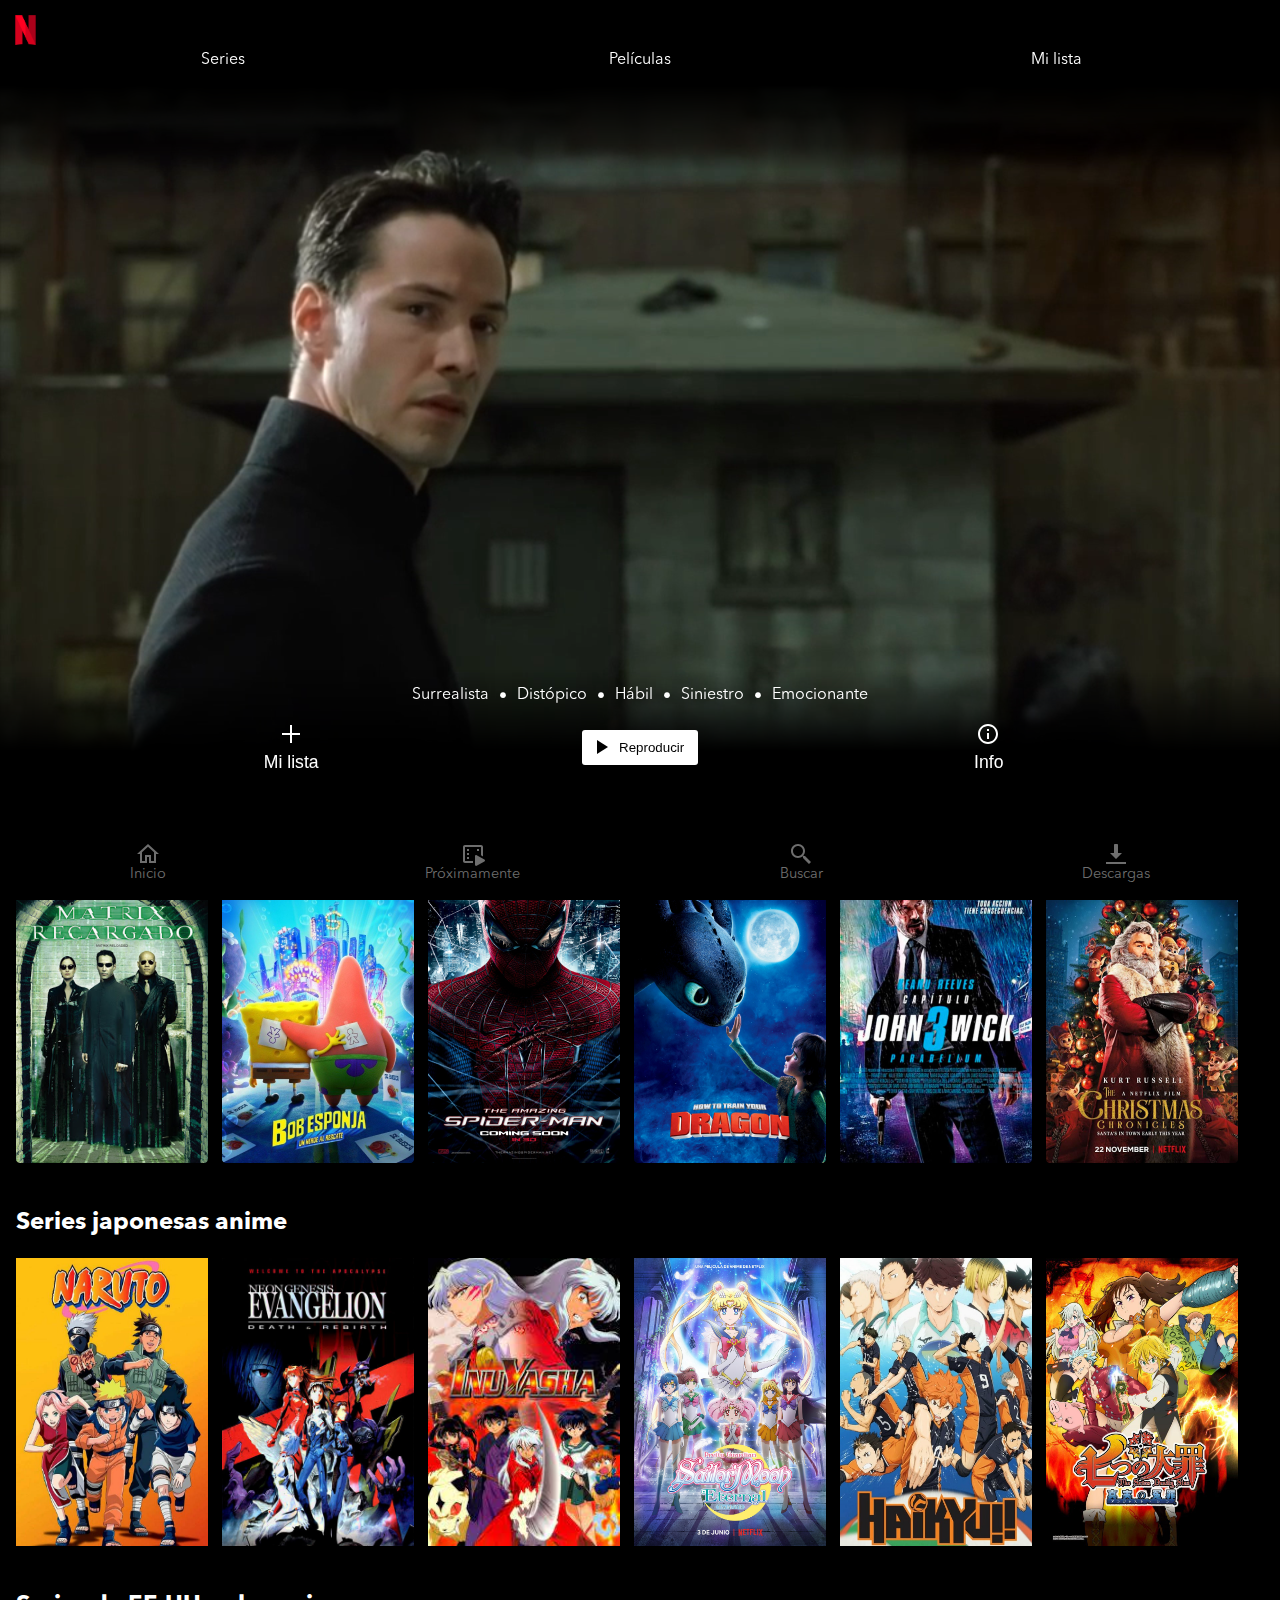
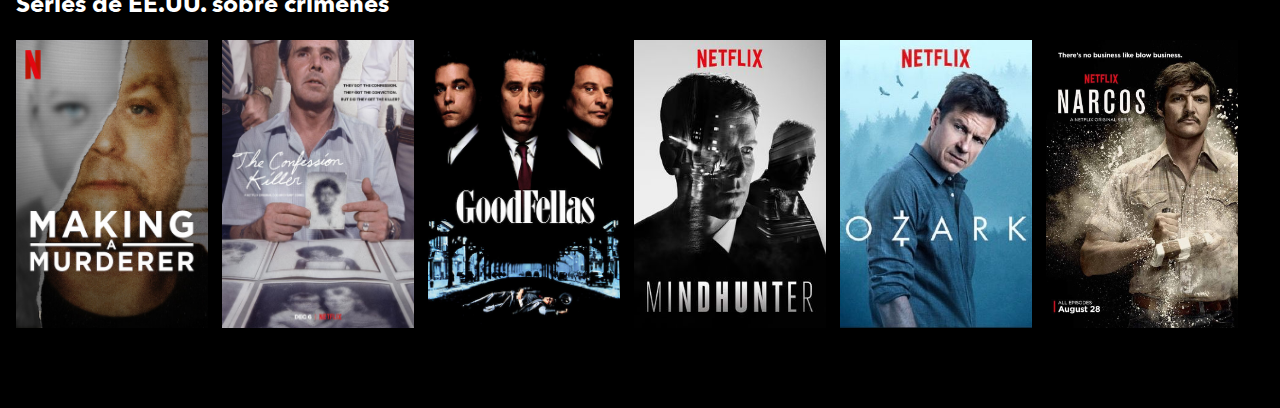
<file: index.html>
<!DOCTYPE html>
<html lang="en">
<head>
  <meta charset="UTF-8">
  <meta name="viewport" content="width=device-width, initial-scale=1.0">
  <link rel="icon" type="image/png" sizes="25x20" href="./images/logo-netflix.png">
  <link rel="stylesheet" href="css/styles.css">
  <title>Heidi Monterroso | Netflix</title>
</head>
<body>
  <header class="header">
    <img src="images/logo-netflix.png" height="30" alt="Logo Netflix">
    <nav>
      <ul class="navigation">
        <li class="navigation-item"><a href="#">Series</a></li>
        <li class="navigation-item"><a href="#">Películas</a></li>
        <li class="navigation-item"><a href="#">Mi lista</a></li>
      </ul>
    </nav>
  </header>


  <div class="featured">
    <video muted loop autoplay height="400" src="images/matrix.mp4"></video>
    <div class="featured-details">
      <ul class="tags">
        <li class="tag">
          Surrealista
        </li>
        <li class="tag">
          Distópico
        </li>
        <li class="tag">
          Hábil
        </li>
        <li class="tag">
          Siniestro
        </li>
        <li class="tag">
          Emocionante
        </li>
      </ul>
      <div class="featured-actions">

        <button class="button-secondary icon-plus">Mi lista</button>
        <button class="button icon-play">Reproducir</button>
        <a href="./detalle.html"><button class="button-secondary icon-info">Info</button></a> 

 
      </div>
    </div>
  </div>


  <main>
    <div class="list">
      <h2 class="list-title">Populares en Netflix</h2>
      <div class="list-content">
        <div class="list-item">
          <a href="#">
            <img src="./images/covers/matrix.png" alt="Bob Esponja la película">
          </a>
        </div>
        <div class="list-item">
          <a href="#">
            <img src="./images/covers/bob.png" alt="Bob Esponja la película">
          </a>
        </div>
        <div class="list-item">
          <a href="#">
            <img src="./images/covers/spider-man.png" alt="Bob Esponja la película">
          </a>
        </div>
        <div class="list-item">
          <a href="#">
            <img src="./images/covers/dragon.png" alt="Bob Esponja la película">
          </a>
        </div>
        <div class="list-item">
          <a href="#">
            <img src="./images/covers/john.png" alt="Bob Esponja la película">
          </a>
        </div>
        <div class="list-item">
          <a href="#">
            <img src="./images/covers/santa.png" alt="Bob Esponja la película">
          </a>
        </div>
    

      </div>
    </div>
    <div class="list">
      <h2 class="list-title">Series japonesas anime</h2>
      <div class="list-content">
        <div class="list-item">
          <a href="#">
           <div class="bers"><img src="./images/covers/naruto.png" alt="Naruto"></div> 
          </a>
        </div>
        <div class="list-item">
          <a href="#">
            <div class="bers"> <img src="./images/covers/evangelion.jpg" alt="evanegelion serie"></div> 
          </a>
        </div>
        <div class="list-item">
          <a href="#">
            <div class="bers"><img src="./images/covers/inuyasha.png" alt="InuYasha"></div>
          </a>
        </div>
        <div class="list-item">
          <a href="#">
            <div class="bers"> <img src="./images/covers/sailormoon.png" alt="Sailormoon"></div>
          </a>
        </div>
        <div class="list-item">
          <a href="#">
            <div class="bers"> <img src="./images/covers/haikyuu.png" alt="tumba luciernagas movie"></div>
          </a>
        </div>
        <div class="list-item">
          <a href="#">
            <div class="bers"> <img src="./images/covers/pecadoscapitales.png" alt="Doctor Stone movie"></div>
          </a>
        </div>
      </div>
    </div>
    <div class="list">
      <h2 class="list-title">Series de EE.UU. sobre crimenes</h2>
      <div class="list-content">
        <div class="list-item">
          <a href="#">
           <div class="pulp-fiction"><img src="./images/covers/making.png" alt="pulp fiction movie"></div> 
          </a>
        </div>
        <div class="list-item">
          <a href="#">
            <div class="pulp-fiction"> <img src="./images/covers/asesino.png" alt="shutter island movie"></div> 
          </a>
        </div>
        <div class="list-item">
          <a href="#">
            <div class="pulp-fiction"> <img src="./images/covers/fellas.jpg" alt="Goodfellas movie"></div> 
          </a>
        </div>
        <div class="list-item">
          <a href="#">
            <div class="pulp-fiction"> <img src="./images/covers/mindh.jpg" alt="mindhunter serie"></div> 
          </a>
        </div>
        <div class="list-item">
          <a href="#">
            <div class="pulp-fiction"> <img src="./images/covers/ozark.png" alt="Ozark"></div> 
          </a>
        </div>

        <div class="list-item">
          <a href="#">
            <div class="pulp-fiction"> <img src="./images/covers/narcos.png" alt="Narcos"> </div> 
          </a>
        </div>
      </div>
    </div>
  </main>

  <footer class="footer">
    <ul class="tab-list">
      <li class="tab-item">
        <a href="#">
          <svg width="24" height="24" viewBox="0 0 24 24" fill="none" xmlns="http://www.w3.org/2000/svg">
            <path
              d="M12 2.09961L1 12H4V21H11V15H13V21H20V12H23L12 2.09961ZM12 4.79102L18 10.1914V11V19H15V13H9V19H6V10.1914L12 4.79102Z" />
          </svg>
          <span>Inicio</span>
        </a>
      </li>
      <li class="tab-item">
        <a href="#">
          <svg width="24" height="24" viewBox="0 0 24 24" fill="none" xmlns="http://www.w3.org/2000/svg">
            <g clip-path="url(#clip0)">
              <path
                d="M4 3C2.897 3 2 3.897 2 5V19C2 20.103 2.897 21 4 21H12V19H4V5H20V13.2852L22 14.4082V5C22 3.897 21.103 3 20 3H4ZM6.00195 7V9H8V7H6.00195ZM16 7V9H18V7H16ZM6 11V13H8V11H6ZM15.0859 13C14.514 13.019 14 13.492 14 14.1445V22.8555C14 23.7255 14.9132 24.2764 15.6602 23.8574L23.4199 19.502C24.1939 19.067 24.1939 17.932 23.4199 17.498L15.6602 13.1426C15.4734 13.0378 15.2766 12.9937 15.0859 13ZM6 15V17H8V15H6Z"
                fill="black" />
            </g>
            <defs>
              <clipPath id="clip0">
                <rect width="24" height="24" fill="white" />
              </clipPath>
            </defs>
          </svg>
          <span>Próximamente</span>
        </a>
      </li>
      <li class="tab-item">
        <a href="#">
          <svg width="24" height="24" viewBox="0 0 24 24" fill="none" xmlns="http://www.w3.org/2000/svg">
            <path
              d="M9 2C5.14585 2 2 5.14585 2 9C2 12.8541 5.14585 16 9 16C10.748 16 12.345 15.348 13.5742 14.2812L14 14.707V16L20 22L22 20L16 14H14.707L14.2812 13.5742C15.348 12.345 16 10.748 16 9C16 5.14585 12.8541 2 9 2ZM9 4C11.7733 4 14 6.22673 14 9C14 11.7733 11.7733 14 9 14C6.22673 14 4 11.7733 4 9C4 6.22673 6.22673 4 9 4Z"
              fill="black" />
          </svg>
          <span>Buscar</span>
        </a>
      </li>
      <li class="tab-item">
        <a href="#">
          <svg width="24" height="24" viewBox="0 0 24 24" fill="none" xmlns="http://www.w3.org/2000/svg">
            <path d="M11 2C10.448 2 10 2.448 10 3V11H6L12 17L18 11H14V3C14 2.448 13.552 2 13 2H11ZM2 20V22H22V20H2Z"
              fill="black" />
          </svg>
          <span>Descargas</span>
        </a>
      </li>
    </ul>
    
</body>
</html>
</file>
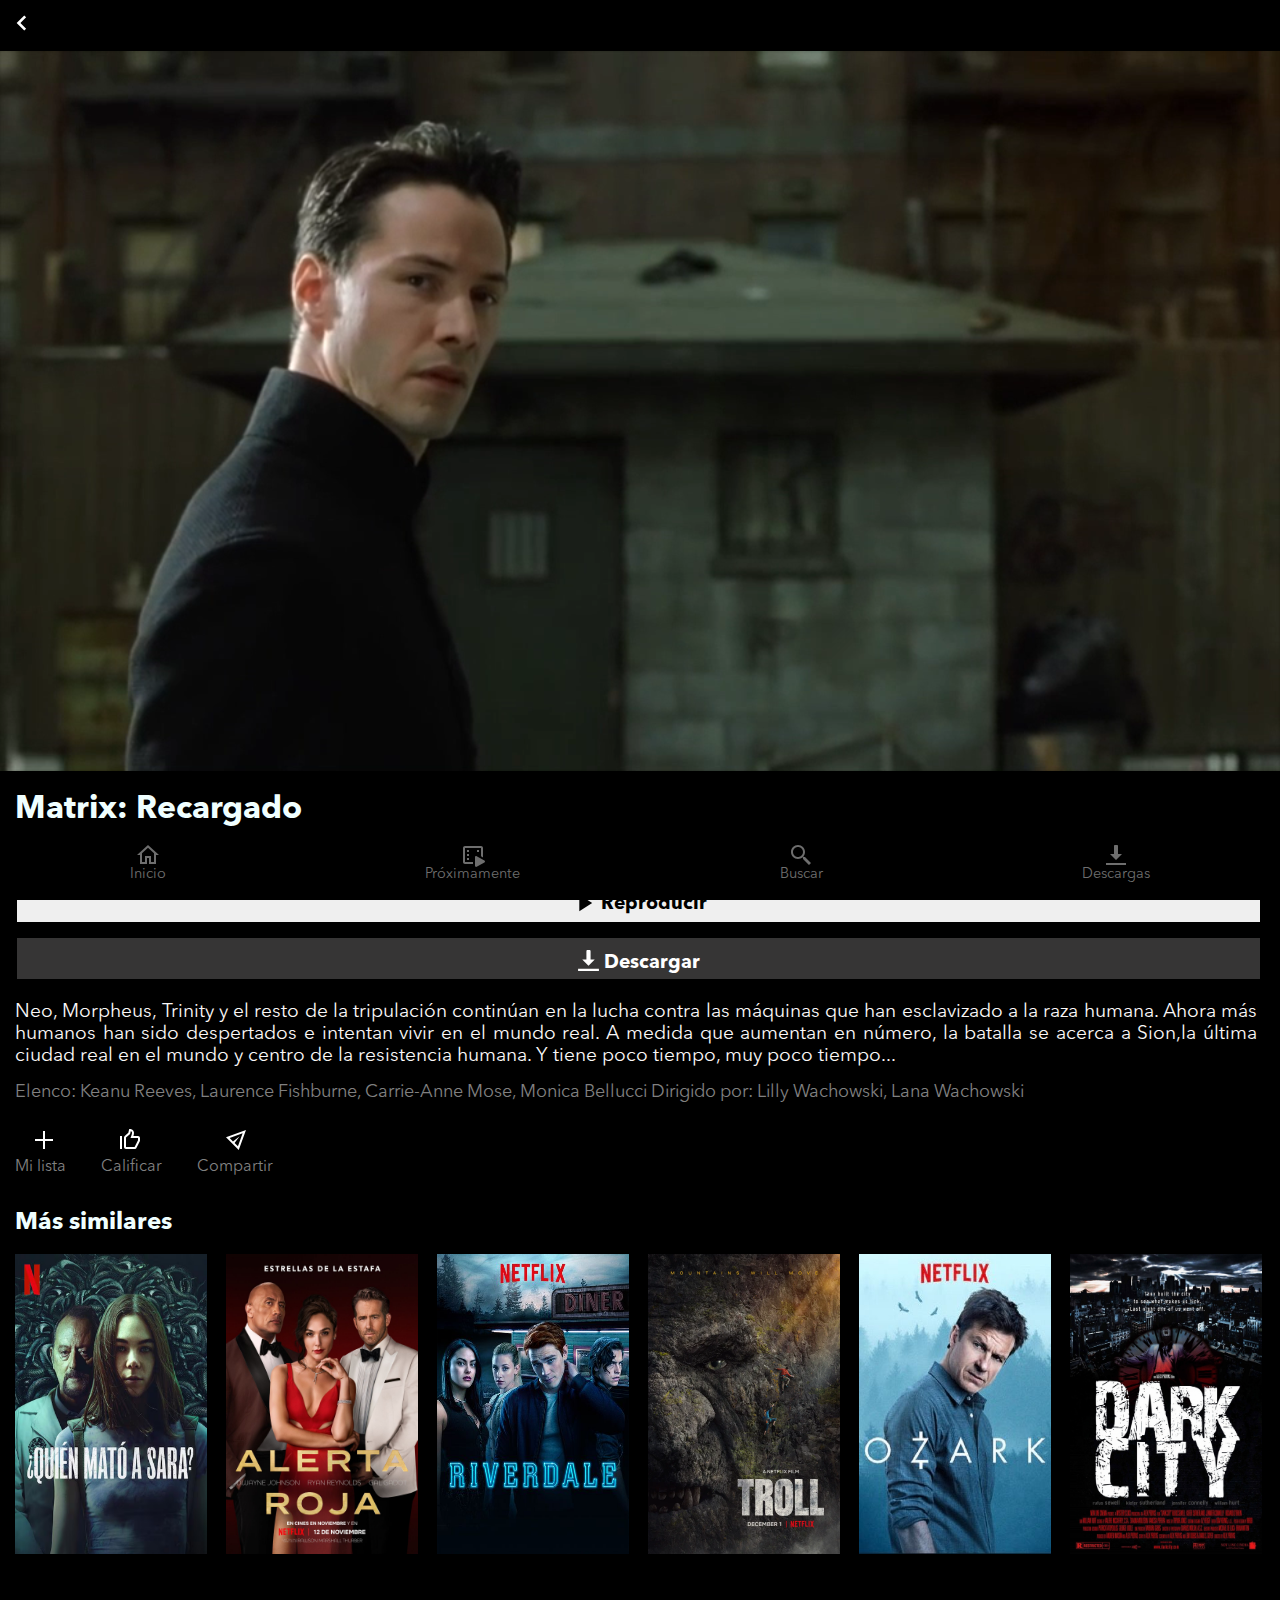
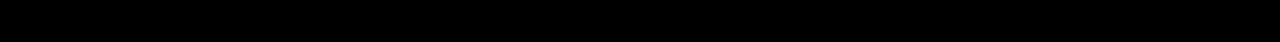
<file: detalle.html>
<!DOCTYPE html>
<html lang="en">
<head>
  <meta charset="UTF-8">
  <meta name="viewport" content="width=device-width, initial-scale=1.0">
  <link rel="icon" type="image/png" sizes="32x32" href="./images/logo-netflix.png">
  <link rel="stylesheet" href="css/normalize.css">
  <link rel="stylesheet" href="css/detalle.css">
  <title>Netflix</title>
  
</head>
<body>

  <header>
    
    <div class="backbut">  
      <a href="index.html">
      <img height="30" src="./images/icons/back.svg" alt="back button">
    </div>
  </a>
  </header>


  <div class="detallevid">
    <video muted loop autoplay  height="100" src="images/matrix.mp4"></video>
  </div>

  <h1 class="titleMa">Matrix: Recargado</h1>

  <div class="listavid">
    <ul class="tagsR">
     <li class="fcoin">99% de coincidencia</li>
     <li class="firsttag">
     <div>
        2003
      </div>
        <img height="15" src="./images/icons/RATED_R.svg" alt="rating">
      </li>
      <li class="firsttag">
      <div>
      2h 18m
      </div class="hd">
      <img width="20" height="20" src="./images/icons/hd.svg" alt="calidad">
    </li>
    </ul>
  </div>
 
 
  <div class="buttons">
  <p> 
  <button class="button-rep"><img height="28" src="./images/icons/play.svg" alt="play butt"><h2> Reproducir</h2></button>
  </p>
  <div class="dowloadb"><button class="button-des"> <img height="25" src="./images/icons/dowload.svg" alt="downl"> <h2>Descargar</h2></div>  </button>
  
 </div>
  
  <div class="descrip">
    <p>
  Neo, Morpheus, Trinity y el resto de la tripulación continúan en la lucha contra las máquinas que han 
  esclavizado a la raza humana. Ahora más humanos han sido despertados e intentan vivir en el mundo real. 
  A medida que aumentan en número, la batalla se acerca a Sion,la última ciudad real en el mundo y centro 
  de la resistencia humana. Y tiene poco tiempo, muy poco tiempo... 
    </p>
  </div>

  <div class="credits">
    <p>
  Elenco: Keanu Reeves, Laurence Fishburne, Carrie-Anne Mose, Monica Bellucci
  Dirigido por: Lilly Wachowski, Lana Wachowski
    </p>
</div>

  <div class="share">
  <ul>
  <li class="rate"><div class="tagsc"><img src="./images/icons/plus.svg" alt="add it"></div>  Mi lista </li>
  <li class="rate"><div class="tagsc"><img src="./images/icons/like.svg" alt="rate it"></div>Calificar </li>
  <li class="rate"><div class="tagsc"><img src="./images/icons/email-send.svg" alt="share it"></div> Compartir</li>
</ul>
</div>

   <br>

   
    <div class="content">
      <h1 class="list-ti">Más similares</h1>
      <div class="list-content">
        <div class="col">
          <a href="#">
           <div class="sim-cont"> <img src="./images/covers/sara.png" alt="quien mato a sara serie"></div>
          </a>
        </div>
        <div class="col">
          <a href="#">
            <div class="sim-cont">  <img src="./images/covers/alertaroja1.png" alt="Alerta Roja"></div>
          </a>
        </div>
        <div class="col">
          <a href="#">
            <div class="sim-cont"> <img src="./images/covers/river.png" alt="Riverdale"></div>
          </a>
        </div>
        <div class="col">
          <a href="#">
            <div class="sim-cont">  <img src="./images/covers/trol.png" alt="Trol"></div>
          </a>
        </div>
        <div class="col">
          <a href="#">
            <div class="sim-cont"> <img src="./images/covers/ozark.png" alt="Ozark "></div>
          </a>
        </div>
        <div class="col">
          <a href="#">
            <div class="sim-cont"> <img src="./images/covers/dark.png" alt="Dark"></div>
          </a>
        </div>
      </div>
    </div>
  
 
    <footer class="footer">
      <ul class="tab-list">
        <li class="tab-item">
          <a href="#">
            <svg width="24" height="24" viewBox="0 0 24 24" fill="none" xmlns="http://www.w3.org/2000/svg">
              <path
                d="M12 2.09961L1 12H4V21H11V15H13V21H20V12H23L12 2.09961ZM12 4.79102L18 10.1914V11V19H15V13H9V19H6V10.1914L12 4.79102Z" />
            </svg>
            <span>Inicio</span>
          </a>
        </li>
        <li class="tab-item">
          <a href="#">
            <svg width="24" height="24" viewBox="0 0 24 24" fill="none" xmlns="http://www.w3.org/2000/svg">
              <g clip-path="url(#clip0)">
                <path
                  d="M4 3C2.897 3 2 3.897 2 5V19C2 20.103 2.897 21 4 21H12V19H4V5H20V13.2852L22 14.4082V5C22 3.897 21.103 3 20 3H4ZM6.00195 7V9H8V7H6.00195ZM16 7V9H18V7H16ZM6 11V13H8V11H6ZM15.0859 13C14.514 13.019 14 13.492 14 14.1445V22.8555C14 23.7255 14.9132 24.2764 15.6602 23.8574L23.4199 19.502C24.1939 19.067 24.1939 17.932 23.4199 17.498L15.6602 13.1426C15.4734 13.0378 15.2766 12.9937 15.0859 13ZM6 15V17H8V15H6Z"
                  fill="black" />
              </g>
              <defs>
                <clipPath id="clip0">
                  <rect width="24" height="24" fill="white" />
                </clipPath>
              </defs>
            </svg>
            <span>Próximamente</span>
          </a>
        </li>
        <li class="tab-item">
          <a href="#">
            <svg width="24" height="24" viewBox="0 0 24 24" fill="none" xmlns="http://www.w3.org/2000/svg">
              <path
                d="M9 2C5.14585 2 2 5.14585 2 9C2 12.8541 5.14585 16 9 16C10.748 16 12.345 15.348 13.5742 14.2812L14 14.707V16L20 22L22 20L16 14H14.707L14.2812 13.5742C15.348 12.345 16 10.748 16 9C16 5.14585 12.8541 2 9 2ZM9 4C11.7733 4 14 6.22673 14 9C14 11.7733 11.7733 14 9 14C6.22673 14 4 11.7733 4 9C4 6.22673 6.22673 4 9 4Z"
                fill="black" />
            </svg>
            <span>Buscar</span>
          </a>
        </li>
        <li class="tab-item">
          <a href="#">
            <svg width="24" height="24" viewBox="0 0 24 24" fill="none" xmlns="http://www.w3.org/2000/svg">
              <path d="M11 2C10.448 2 10 2.448 10 3V11H6L12 17L18 11H14V3C14 2.448 13.552 2 13 2H11ZM2 20V22H22V20H2Z"
                fill="black" />
            </svg>
            <span>Descargas</span>
          </a>
        </li>
      </ul>

  
</body>
</html>
</file>
<file: css/styles.css>
@font-face {
  font-family: 'Netflix';
  src: url('../../fonts/AvenirNextLTPro-Regular.otf');
  font-weight: 400;
  font-style: normal;
}
@font-face {
  font-family: 'Netflix';
  src: url('../../fonts/AvenirNextLTPro-Regular.otf');
  font-weight: 400;
  font-style: normal;
}
@font-face {
  font-family: 'Netflix';
  src: url('../../fonts/AvenirNextLTPro-Bold.otf');
  font-weight: 700;
  font-style: normal;
}


.credits {
  font-family: system-ui;
  background: #212429;
  font-size: 11px;
  color: white;
  padding: 0.5rem 0;
  text-align: center;
}
.credits a {
  color: #F865B0;
  text-decoration: none;
}

body {
  background: black;
  color: white;
  margin: 0;
  font-family: Netflix;
  /* padding-bottom: 108px; */
}

a {
  color: white;
  text-decoration: none;
}

.header {
  /* border: 1px solid purple; */
  padding: 15px 15px 100px;
  position: relative;
  z-index: 2;
  background-image: linear-gradient(to bottom, black 0%, black 50%, rgba(0,0,0, .5)  85% , transparent 100% );
}

.navigation-item {
  list-style: none;
  /* border: 1px solid yellow; */
  text-align: center;
}

.navigation {
  padding: 0;
  margin: 0;
  display: grid;
  grid-auto-columns: 100px;
  grid-auto-flow: column;
  justify-content: space-around;
  font-size: medium;
  
}


.featured {
  margin-top: -90px;
  position: relative;
  overflow: hidden;
}

/* ajuste del video */
.featured video{
  width: 100%;
  height: auto;
  object-fit: cover;
  
}

.featured-details {
  /* border: 1px solid red; */
  position: absolute;
  bottom: 0;
  left: 0;
  right: 0;
  background-image: linear-gradient(to top, black 0%, black 40%, transparent 100%);
}


.tags {
  /* border: 1px solid yellow; */
  display: flex;
  justify-content: center;
  gap: 10px;
  list-style: none;
  padding: 0;
}

.tag {
  /* border: 1px solid red; */
  display: flex;
}

.tag:before {
  content: '•';
  margin-right: 10px;
  position: relative;
  top: 2px;
}

.tag:first-child::before {
  display: none;
}

.featured-actions {
  /* height: 100px; */
  display: flex;
  justify-content: space-evenly;
  align-items: center;
  padding-bottom: 2em;
}


.button {
  /* border: 1px solid blue; */
  background: white;
  display: flex;
  align-items: center;
  padding: 5px 1em 5px .5em;
  border: none;
  border-radius: 3px;
}

.button::before {
  /* border: 1px solid red; */
  content: '';
  display: inline-block;
  width: 25px;
  height: 25px;
  margin-right: 5px;
}

.button-secondary {
  background: none;
  color: white;
  /* border: 1px solid red; */
  font-size: 1.1em;
  min-width: 100px;
  cursor: pointer;
  border: none;
}

.button-secondary::before {
  display: block;
  /* border: 1px solid green; */
  content: '';
  width: 25px;
  height: 25px;
  margin: auto;
  margin-bottom: 5px;
}

.icon-plus::before {
  background: url('../images/icons/plus.svg') ;
}

.icon-play::before {
  background: url('../../images/icons/play.svg');
}

.icon-info::before {
  background: url('../images/icons/info.svg');
}


.list-content {
  /* border: 1px solid red; */
  white-space: nowrap;
  overflow-x: auto;
}
.list-item {
  display: inline-block;
  margin-left: 10px;
}
.list-item:first-child {
  margin: 0;
}

.bers img{
  width: 192px;
  height: 288px;
}

.pulp-fiction img{
  width: 192px;
  height: 288px;

}

.list {
  padding: 0 1em; 
}

main {
  /* border: 1px solid red; */
  display: flex;
  flex-direction: column;
  gap: 20px;
}

.footer {
  /* border: 1px solid red; */
  position: sticky;
  bottom: 0;
  left: 0;
  right: 0;
  background: black;
  padding: 1em 0 0;
}


.tab-list {
  /* border: 1px solid green; */
  margin: 0;
  padding: 0;
  display: grid;
  grid-auto-flow: column;
  list-style: none;
  color: #6e6e6e;
  padding-bottom: 1em;
}
.tab-list a {
  color: #6e6e6e;
}

.tab-item {
  /* border: 1px solid purple; */
  text-align: center;
  font-size: .9em;
}

.tab-item svg {
  display: block;
  /* border: 1px solid red; */
  margin: auto;
}

.tab-item path{
  fill: #6e6e6e;
}

/* .tab-item:hover path, .tab-item:hover span{
  color: blue;
  fill: blue;
} */

.tab-item:hover :is(path, span) {
 fill: white;
 color: white;
}



.list-title:hover{
 color: rgb(231, 225, 225);
 cursor: grab;
}
</file>
<file: css/detalle.css>
@font-face {
    font-family: 'Netflix';
    src: url('../../fonts/AvenirNextLTPro-Regular.otf');
    font-weight: 400;
    font-style: normal;
  }
  @font-face {
    font-family: 'Netflix';
    src: url('../../fonts/AvenirNextLTPro-Regular.otf');
    font-weight: 400;
    font-style: normal;
  }
  @font-face {
    font-family: 'Netflix';
    src: url('../../fonts/AvenirNextLTPro-Bold.otf');
    font-weight: 700;
    font-style: normal;
  }

  /* general reset */
*{
    margin: 0;
    padding: 0;
    box-sizing: content-box;
}

/* inicio style detalle-de-serie */

body{
    background-color: black;
    margin: 0;
    color: azure;
    font-family: netflix;
}

header{
    background-color: black;
}


.backbut{
  margin: 8px 8px;
}




.detallevid video{
  width: 100%;
  height: auto;
  
}

.titleMa{
  margin-left: 15px;
  margin-top: 15px;
}

.listavid ul{
  margin: 10px 15px;
  display: flex;
  gap: 40px;
  align-items: left;
  list-style: none;
  color: gray; 
}


.firsttag{
  display: inline-flex;
  gap: 4px;
}

.firsttag img:last-child{
  margin-bottom: 2px;
}



.fcoin{
  color: rgb(143, 234, 143);
  font-weight: 900;
  
}


.button-rep{
  border: 2px solid black;
  width: 97.1%;
  display: flex;
  justify-content: center;
  gap: 3px; 
  margin-left: 15px; 
  padding-top: 5px;
  padding-bottom: 5px; 
  cursor: grab;
}

.buttons h2{
  font-size:larger;
  font-weight: 700;
  padding-top: 4.1px;
}

.button-des{
  border: 2px solid black;
  background-color: hsl(0, 1%, 21%);
  width: 97.1%;
  display: flex;
  justify-content: center;
  color: white; 
  margin-top: 12px;
  margin-left: 15px; 
  padding-top: 10px;
  padding-bottom: 5px; 
  cursor: grab;
  gap: 3px
}


.descrip{
  color: rgb(250, 247, 247);
  margin-top: 20px;
  margin-left: 15px;
  margin-right: 23px;
  font-size: larger;
  text-align: justify;
}

.credits{
  color: grey;
  margin: 15px 15px 15px 15px;
  font-size:large;
}

.share ul{
  display: flex;
  gap: 35px;
  color: grey;
  align-items: left;
  margin-top: 25px;
  margin-left: 15px;
  list-style: none;
}


.tagsc{
  margin-left: 17px;
}

li:last-child img{
  margin-left: 10px;
}

.share li:hover{
  color: rgb(225, 215, 215);
  cursor: grab;
}

.list-content{
  white-space: nowrap;
  overflow-x: auto;
  margin-bottom: 10px;
}

.col{
  display: inline-block;
  margin-left: 15px;
}


.content h1{
  margin-left: 15px;
  font-size: x-large;
}

.content h1:hover{
  color: rgb(240, 229, 229);
  cursor: grab;
}

.sim-cont img{
  width: 192px;
  height: 300px;
}

.footer {
  /* border: 1px solid red; */
  position: sticky;
  bottom: 0;
  left: 0;
  right: 0;
  background: black;
  padding: 1em 0 0;
}


.tab-list {
  margin: 0;
  padding: 0;
  display: grid;
  grid-auto-flow: column;
  list-style: none;
  color: #6e6e6e;
  padding-bottom: 1em;
}
.tab-list a {
  color: #6e6e6e;
  text-decoration:  none;
}

.tab-item {
  text-align: center;
  font-size: .9em;
}

.tab-item svg {
  display: block;
  margin: auto;
}

.tab-item path{
  fill: #6e6e6e;
}


.tab-item:hover :is(path, span) {
 fill: white;
 color: white;
}



.list-title:hover{
 color: rgb(231, 225, 225);
 cursor: grab;
}
</file>
